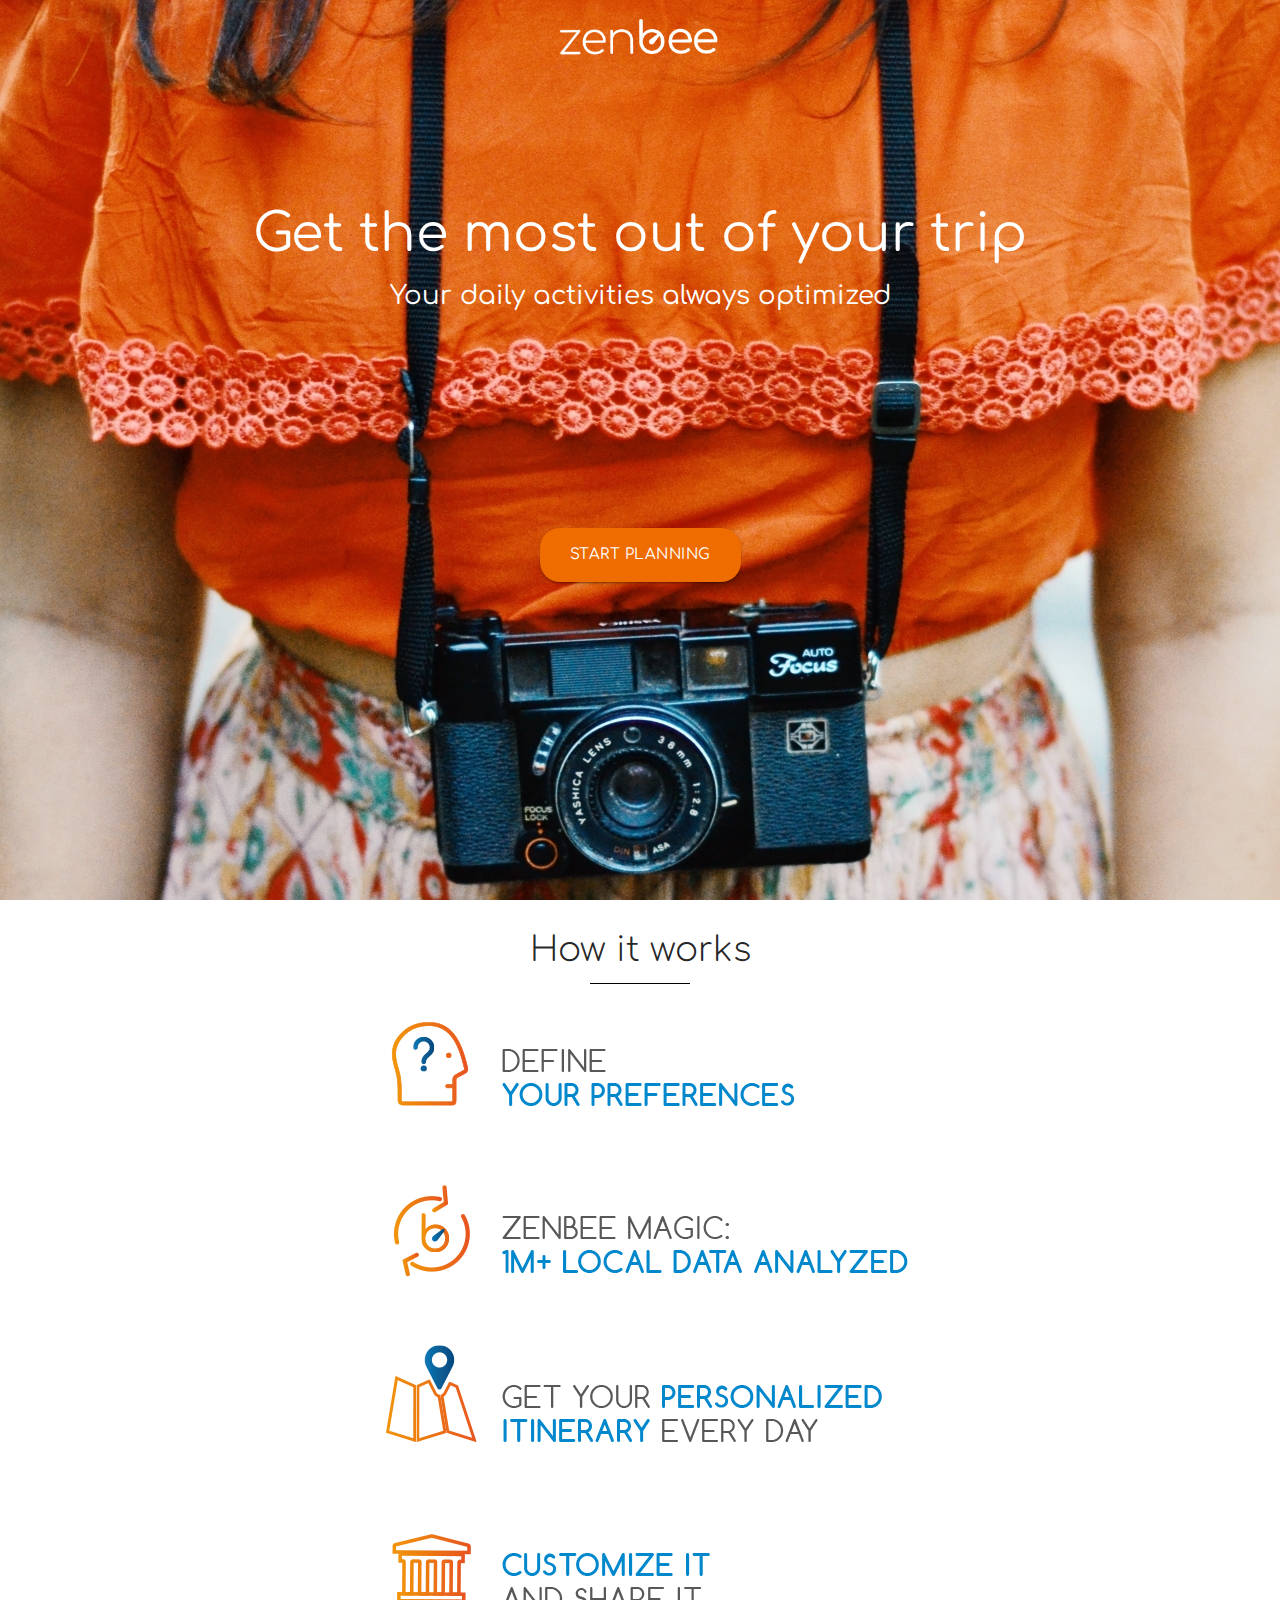
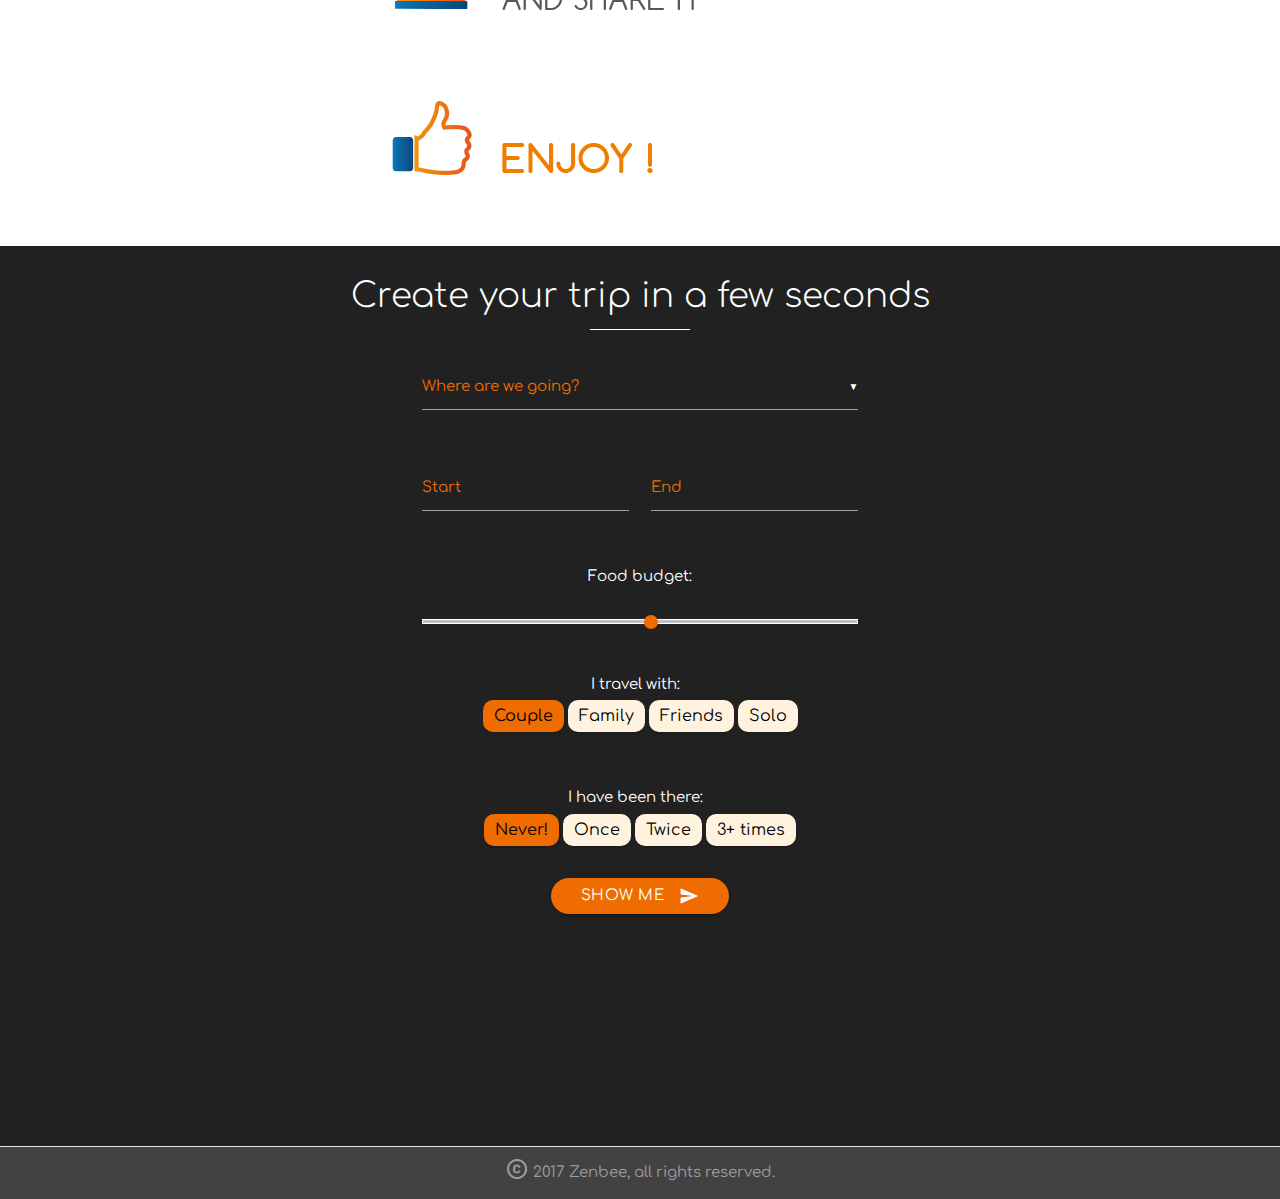
<file: index.html>
<!DOCTYPE html>
<html>
<head>
	<meta http-equiv="Content-Type" content="text/html; charset=UTF-8"/>
	<meta name="viewport" content="width=device-width, initial-scale=1"/>
	<title>Zenbee - A revolutionary travel assistant</title>
  <link rel="icon" type="image/png" href="assets/favicon2.png">
	<link href="css/materialize.css" type="text/css" rel="stylesheet" media="screen"/>
  <link rel="stylesheet" type="text/css" href="css/style.css">
	<link href="https://fonts.googleapis.com/css?family=Comfortaa" rel="stylesheet">
	<link href="https://fonts.googleapis.com/icon?family=Material+Icons" rel="stylesheet">
  <!-- Global site tag (gtag.js) - Google Analytics -->
  <script async src="https://www.googletagmanager.com/gtag/js?id=UA-108294785-1"></script>
  <script>
    window.dataLayer = window.dataLayer || [];
    function gtag(){dataLayer.push(arguments);}
    gtag('js', new Date());
    gtag('config', 'UA-108294785-1');
  </script>

</head>
<body>
  <div id="main-container" >
  <div class="container" >
    <div class="section no-pad-bot">
        <div class="row center">
        	<div class="col s12">
        		<img src="assets/logo-zenbee-blc.png" class="responsive-img" id="main-logo">
          </div>
          <div class="col s12">
            <h5 class="header white-text baseline">Get the most out of your trip</h5>
            <p class="white-text under-baseline">Your daily activities always optimized</p>
        	</div>
        </div>
        <div class="row center">
          <a href="#get-started" id="download-button" class="btn-large waves-effect waves-light orange darken-3 round-edges">Start planning</a>
        </div>

    </div>

  </div>
  </div>



  <div class="container scrollspy" id="discover">
    <div class="section">
      <div class="row center">
        <h4 class="col s12 light">How it works</h4>
        <hr class="hr-divider black black-text">
      </div>
      <div class="row center">
        <img src="assets/schema-utilisation2.png" class="responsive-img">
      </div>
    </div>
  </div>

  <div class="scrollspy grey darken-4 white-text" id="get-started">
    <div class="container">
    <div class="section">
      <div class="row center">
        <h4 class="col s12 light">Create your trip in a few seconds</h4>
        <hr class="hr-divider white white-text" />
      </div>

        <form class="center" action="form.php" method="post">
          <div class="row">
          <div class="input-field col s10 offset-s1 m6 offset-m3">
            <select class="validate">
              <option value="default" selected disabled>Where are we going?</option>
              <option value="Amsterdam">Amsterdam</option>
              <option value="Barcelona">Barcelona</option>
              <option value="Berlin">Berlin</option>
              <option value="Florence">Florence</option>
              <option value="London">London</option>
              <option value="Madrid">Madrid</option>
              <option value="Paris" >Paris</option>
              <option value="Prague">Prague</option>
              <option value="Rome">Rome</option>
              <option value="Venice">Venice</option>
              <option value="Vienna">Vienna</option>
            </select>
            <label></label>
          </div>
          </div>
          <div class="row">
          <div class="input-field col s6 m3 offset-m3" >
            <label for="start">Start</label>
            <input type="text" class="datepicker" name="start" required>
          </div>

          <div class="input-field col s6 m3" >
            <label for="end">End</label>
            <input type="text" class="datepicker" name="end" required>
          </div>
          </div>
          <div class="row">
            <div class="col s12 center">
              <p class="center">Food budget:</p>
            </div>
            <div class="col s10 offset-s1 m6 offset-m3">
              <p class="range-field">
                <input type="range" min="5" max="100" step="5" name="food-budget"/>
              </p>
            </div>
          </div>

          <div class="row">

          <div class="col l12 m12 radio-toolbar ">
            <div class="row">
              <div class="col s12 center ">
                <p>I travel with: </p>
              </div>

              <div class="col s12 center">
                <input type="radio" name="travelers" id="couple" value="couple" checked/>
                <label for="couple" class="waves-effect waves-light">Couple</label>

                <input type="radio" name="travelers" id="family" value="family" />
                <label for="family" class="waves-effect waves-light">Family</label>

                <input type="radio" name="travelers" id="friends" value="friends" />
                <label for="friends" class="waves-effect waves-light">Friends</label>

                <input type="radio" name="travelers" id="solo" value="solo" />
                <label for="solo" class="waves-effect waves-light">Solo</label>
              </div>
            </div>
          </div>
        </div>

          <div class="col l12 m12 radio-toolbar">
            <div class="row">
              <div class="col s12 center ">
                <p>I have been there: </p>
              </div>


              <div class="col s12 center">
                <input type="radio" name="know-city" id="never" value="never" checked />
                <label for="never" class="waves-effect waves-light">Never!</label>

                <input type="radio" name="know-city" id="first" value="first" />
                <label for="first" class="waves-effect waves-light">Once</label>

                <input type="radio" name="know-city" id="second" value="second"/>
                <label for="second" class="waves-effect waves-light">Twice</label>

                <input type="radio" name="know-city" id="third" value="third"/>
                <label for="third" class="waves-effect waves-light">3+ times</label>
              </div>
            </div>
          </div>


          <div class="row" style="margin-bottom: 0;">
            <div class="col s12 center">
              <h5></h5>
            </div>
          </div>

          <div class="row center">
            <button class="btn waves-effect waves-light round-edges orange darken-3" type="submit" name="action">Show me
              <i class="material-icons right">send</i>
            </button>
          </div>
      </form>

    </div>
  </div>
</div>

  <div class="divider">
  </div>
  <footer class="footer-page center">
  	<div class="card-heading grey darken-3 grey-text text-light-2">
  		<div class="icon-holder">
		    <i class="material-icons">copyright</i>
  		</div>
	 		<p> 2017 Zenbee, all rights reserved.</p>
		</div>
  </footer>

  <script src="https://code.jquery.com/jquery-2.1.1.min.js"></script>
  <script src="js/materialize.js"></script>
  <script src="js/init.js"></script>
  <script>
    applyTheme('#ef6c00')
  </script>

</body>
</html>
</file>
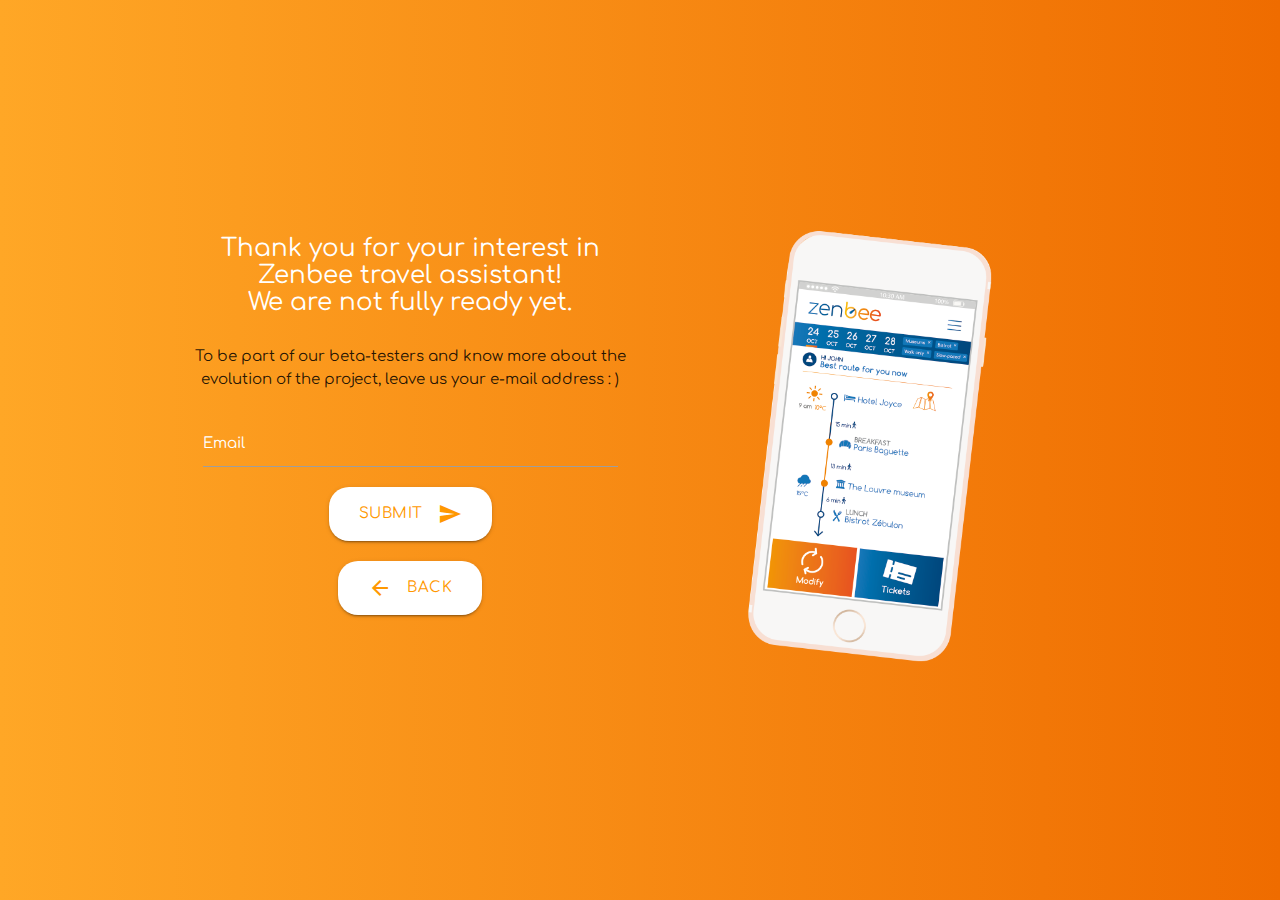
<file: success.html>
<!DOCTYPE html>
<html>
<head>
	<meta http-equiv="Content-Type" content="text/html; charset=UTF-8"/>
	<meta name="viewport" content="width=device-width, initial-scale=1"/>
	<title>Zenbee - A revolutionary travel assistant</title>
  	<link rel="icon" type="image/png" href="assets/favicon2.png">
	<link href="css/materialize.css" type="text/css" rel="stylesheet" media="screen,projection"/>
 	 <link rel="stylesheet" type="text/css" href="css/style.css">
	<link href="https://fonts.googleapis.com/css?family=Comfortaa" rel="stylesheet">
	<link href="https://fonts.googleapis.com/icon?family=Material+Icons" rel="stylesheet">
  <!-- Global site tag (gtag.js) - Google Analytics -->
  <script async src="https://www.googletagmanager.com/gtag/js?id=UA-108294785-1"></script>
  <script>
    window.dataLayer = window.dataLayer || [];
    function gtag(){dataLayer.push(arguments);}
    gtag('js', new Date());

    gtag('config', 'UA-108294785-1');
  </script>
</head>
<body id="grad">
	<div class="container" >
		<div class="valign-wrapper success_wrap"  >
			<div class="row center">
			<div class="col m12 l6">
				<h5 class="section white-text">Thank you for your interest in Zenbee travel assistant!<br/>We are not fully ready yet.</h5>
				<p>To be part of our beta-testers and know more about the evolution of the project, leave us your e-mail address : )</p>
				<form class="center" action="email.php" method="post">
					<div class="input-field col s12">
              			<input id="email" type="email" class="validate" name="email" required>
             			 <label for="email" data-error="Invalid email">Email</label>
            		</div>
            		<div class="col s12 center" style="margin-bottom: 20px;">
            			<button class="btn-large waves-effect waves-orange white round-edges hoverable orange-text darken-3" type="submit" name="action">Submit
              			<i class="material-icons right">send</i>
            			</button>
          			</div>
				</form>
				<a href="index.html" class="btn-large wave-effect wave-orange white orange-text round-edges hoverable"><i class="material-icons left">arrow_back</i> Back</a>
			</div>
			<div class="col m12 l6">
				<img src="assets/phone.png" class="responsive-img" style="margin-top: 20px;">
			</div>
		</div>
		</div>
	</div>
  <script src="https://code.jquery.com/jquery-2.1.1.min.js"></script>
  <script src="js/materialize.js"></script>
	<script src="js/init.js"></script>
	<script>
    applyTheme('#fff')
	</script>

</body>
</html>
</file>
<file: css/style.css>
hr.hr-divider{
	width: 100px;
	height: 1px;
	margin: -0.5em auto;
	padding: 0;
	border: 0;
  clear: both;
}

.card-heading p {
  display: inline-block;
}

.card-heading .icon-holder {
  display: inline-block;
  vertical-align: middle;
}

.btn.round-edges,
.btn-large.round-edges {
	border-radius: 20px;
}

div.pictogrammes div p {
	margin-top: 0;
}

div#discover div.section div.pictogrammes div p {
	font-size: 20px;
}

.baseline {
	margin-top: 15vh;
  font-size: 3.5em;
}

@media only screen and (max-width: 600px) {
  .baseline {
    font-size: 34px;
  }
}

.under-baseline {
  font-size: 26px;
  margin: 0.5em 0;
}

@media only screen and (max-width: 600px) {
  .under-baseline {
    font-size: 22px;
  }
}

#get-started{
	min-height: 100vh;
}

#download-button {
	margin-top: 20vh;
}

span.caret {
  color: white !important;
}

#main-container {
  height: 100vh;
  background-image: url('../assets/camila-cordeiro.jpg');
  background-size: auto 100% ;
  background-repeat: no-repeat;
  background-position: center;
}

@media only screen and (max-width: 600px) {
  #main-container {
    height: 100vh;
  }
}

#main-logo {
  max-width: 225px;
}

@media only screen and (max-width: 600px) {
  #main-logo {
    max-width: 160px;
  }
}


/*===================================Radio==================================*/
.radio-toolbar p{
	display: inline-block;
	margin-right: 10px;
}
.radio-toolbar input[type="radio"] {
	display: none;
}

.radio-toolbar label {
  display: inline-block;
  background-color: #fff3e0;
  padding: 4px 11px;
  margin-top: 4px;
  font-size: 16px;
  cursor: pointer;
  color: black;
  border-radius: 10px;
  -webkit-box-shadow: 0 2px 2px 0 rgba(0,0,0,0.14);
}

.radio-toolbar input[type="radio"]:checked+label {
  background-color: #ef6c00;
  color: black;
}

/*====================================range================================*/
  input[type=range]::-webkit-slider-thumb {
    background-color: #ef6c00;
  }
  input[type=range]::-moz-range-thumb {
    background-color: #ef6c00;
  }
  input[type=range]::-ms-thumb {
    background-color: #ef6c00;
  }


/*==================================Star-choice==========================*/

.star-choice {
	margin-top: 10px;
}

.rating {
  overflow: hidden;
  vertical-align: bottom;
  display: inline-block;
  width: auto;
  height: 25px;
}

.rating > input {
  display: none;
}

.rating > label {
  position: relative;
  display: block;
  float: right;
  background: url('../assets/star-rating.png');
  background-size: 25px 25px;
}

.rating > label:before {
  display: block;
  opacity: 0;
  content: '';
  width: 25px;
  height: 25px;
  background: url('../assets/star-rating-check.png');
  background-size: 25px 25px;
  transition: opacity 0.2s linear;
}

.rating > label:hover:before,  .rating > label:hover ~ label:before,  .rating:not(:hover) > :checked ~ label:before { opacity: 1; }

@media only screen and (max-width: 600px)
{
	.star-section {
		margin-bottom: 0px;
	}
}





/*===============================Responsive alignment==============================*/


.l-center-align
{
    text-align: center;
}

.l-left-align
{
    text-align: left;
}

.l-right-align
{
    text-align: right;
}

@media only screen and (max-width : 992px)
{
    .m-center-align
    {
        text-align: center;
    }

    .m-left-align
    {
        text-align: left;
    }

    .m-right-align
    {
        text-align: right;
    }
}

@media only screen and (max-width : 600px)
{
    .s-center-align
    {
        text-align: center;
    }

    .s-left-align
    {
        text-align: left;
    }

    .s-right-align
    {
        text-align: right;
    }
}



/*===============================page success.html================================*/


#grad {
  background: #ffa726; /* For browsers that do not support gradients */
  background: -webkit-linear-gradient(left, #ffa726 , #ef6c00); /* For Safari 5.1 to 6.0 */
  background: -o-linear-gradient(right, #ffa726, #ef6c00); /* For Opera 11.1 to 12.0 */
  background: -moz-linear-gradient(right, #ffa726, #ef6c00); /* For Firefox 3.6 to 15 */
  background: linear-gradient(to right, #ffa726 , #ef6c00); /* Standard syntax */
  height: 100vh;
}

div.success_wrap {
  height: 100vh;
}

@media only screen and (max-width: 992px){
  div.success_wrap {
    height: 100%;
  }
}
</file>
